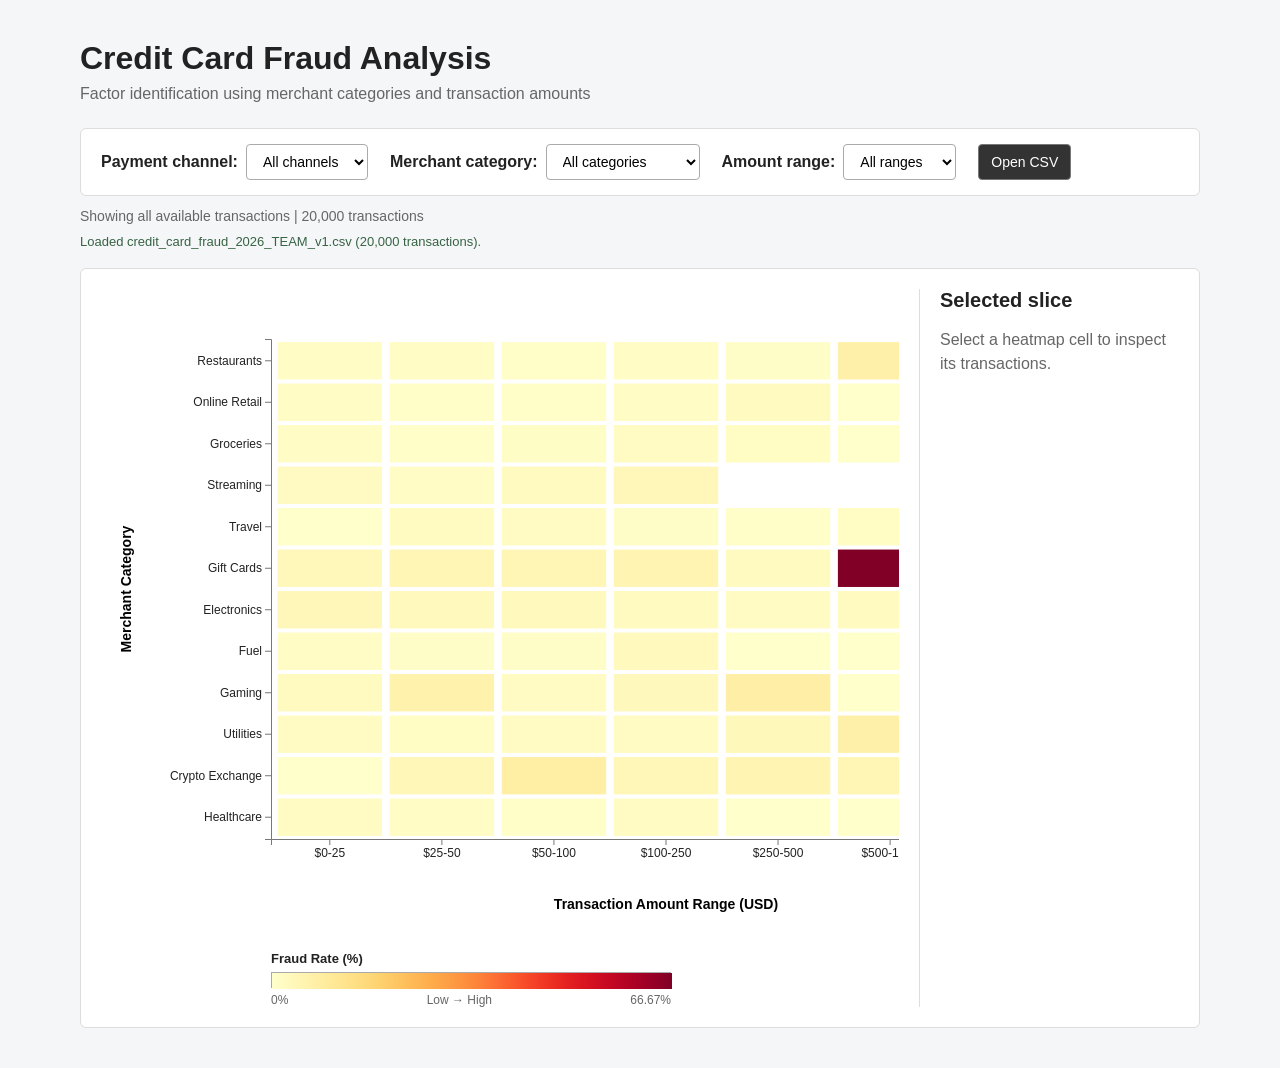
<file: visualizations/heatmap/heatmap.html>
<!DOCTYPE html>
<html lang="en">

<head>
    <meta charset="UTF-8">
    <title>Credit Card Fraud Analysis</title>

    <script src="lib/d3.v5.min.js"></script>
    <link rel="stylesheet" href="heatmap.css">
</head>

<body>

    <div class="page">

        <h1>Credit Card Fraud Analysis</h1>

        <p class="subtitle">
            Factor identification using merchant categories and transaction amounts
        </p>

        <div class="controls">
            <div class="filter-group">
                <label for="channelFilter">
                    Payment channel:
                </label>
                <select id="channelFilter">
                    <option value="All">All channels</option>
                </select>
            </div>

            <div class="filter-group">
                <label for="merchantFilter">Merchant category:</label>
                <select id="merchantFilter">
                    <option value="All">All categories</option>
                </select>
            </div>

            <div class="filter-group">
                <label for="amountFilter">Amount range:</label>
                <select id="amountFilter">
                    <option value="All">All ranges</option>
                </select>
            </div>

            <label class="dataset-upload" for="datasetFile">Open CSV</label>
            <input id="datasetFile" type="file" accept=".csv,text/csv">

            <button id="backButton">
                ← Back to Overview
            </button>
        </div>

        <div id="activeFilter">
            Showing transactions from all payment channels
        </div>

        <div id="dataStatus" role="status" aria-live="polite"></div>

        <div id="zoomInfo"></div>

        <div class="visualization-container">
            <div id="heatmap"></div>

            <aside id="detailPanel" aria-live="polite">
                <h2>Selected slice</h2>
                <p id="selectionPrompt">Select a heatmap cell to inspect its transactions.</p>
                <div id="selectionDetails" hidden>
                    <h3 id="selectedLabel"></h3>
                    <dl class="detail-stats">
                        <div><dt>Total transactions</dt><dd id="selectedTotal"></dd></div>
                        <div><dt>Fraudulent</dt><dd id="selectedFraud"></dd></div>
                        <div><dt>Legitimate</dt><dd id="selectedLegitimate"></dd></div>
                        <div><dt>Fraud rate</dt><dd id="selectedRate"></dd></div>
                        <div><dt>Average amount</dt><dd id="selectedAverage"></dd></div>
                        <div><dt>Median amount</dt><dd id="selectedMedian"></dd></div>
                        <div><dt>Maximum amount</dt><dd id="selectedMaximum"></dd></div>
                    </dl>
                    <button id="openDetail" type="button">Open detailed view</button>
                </div>
            </aside>

            <div class="legend-container">
                <div class="legend-title">
                    Fraud Rate (%)
                </div>
                <div id="legend"></div>
                <div class="legend-labels"></div>
            </div>
        </div>

    </div>

    <div id="tooltip"></div>

    <script src="heatmap.js"></script>

</body>

</html>
</file>
<file: visualizations/heatmap/heatmap.css>
* {
    box-sizing: border-box;
}

body {
    font-family: Arial, Helvetica, sans-serif;
    margin: 0;
    background-color: #f5f6f8;
    color: #222;
}

.page {
    max-width: 1200px;
    margin: auto;
    padding: 40px;
}

h1 {
    margin: 0 0 8px 0;
    font-size: 32px;
}

.subtitle {
    margin-top: 0;
    color: #666;
    font-size: 16px;
}

.controls {
    display: flex;
    align-items: center;
    flex-wrap: wrap;
    gap: 14px 22px;
    margin-top: 25px;
    margin-bottom: 10px;
    padding: 15px 20px;
    background-color: white;
    border: 1px solid #ddd;
    border-radius: 6px;
}

.filter-group {
    display: flex;
    align-items: center;
    gap: 8px;
}

.filter-group label {
    font-weight: bold;
}

.filter-group select {
    padding: 8px 12px;

    font-size: 14px;

    border: 1px solid #aaa;
    border-radius: 4px;

    background-color: white;
}

.dataset-upload {
    display: inline-flex;
    align-items: center;
    min-height: 36px;
    padding: 8px 12px;
    border: 1px solid #777;
    border-radius: 4px;
    background: #333;
    color: white;
    cursor: pointer;
    font-size: 14px;
}

.dataset-upload:hover {
    background: #555;
}

#datasetFile {
    position: absolute;
    width: 1px;
    height: 1px;
    overflow: hidden;
    clip: rect(0, 0, 0, 0);
}

#datasetFile:focus + #backButton {
    outline: 2px solid #245f91;
}

#backButton {
    display: none;

    margin-left: auto;

    padding: 9px 15px;

    font-size: 14px;

    cursor: pointer;

    border: none;
    border-radius: 4px;

    background-color: #333;
    color: white;
}

#backButton:hover {
    background-color: #555;
}

#activeFilter {
    margin: 12px 0 20px 0;

    font-size: 14px;
    color: #666;
}

#dataStatus {
    min-height: 20px;
    margin: -10px 0 14px;
    font-size: 13px;
}

.status-success {
    color: #376344;
}

.status-error {
    color: #a12525;
}

.visualization-container {
    display: grid;
    grid-template-columns: minmax(0, 1fr) 260px;
    align-items: start;
    gap: 20px;
    background-color: white;
    padding: 20px;
    border: 1px solid #ddd;
    border-radius: 6px;
}

#heatmap {
    min-width: 0;
    grid-column: 1;
    grid-row: 1;
    overflow-x: auto;
}

.cell {
    stroke: white;
    stroke-width: 2px;

    transition: stroke-width 0.1s;
}

.cell:hover {
    stroke: #111;
    stroke-width: 3px;

    cursor: pointer;
}

.cell.selected {
    stroke: #111;
    stroke-width: 3px;
}

.empty-state {
    fill: #666;
    font-size: 16px;
}

.axis text {
    font-size: 12px;
}

.axis path,
.axis line {
    stroke: #777;
}

.axis-title {
    font-size: 14px;
    font-weight: bold;
}

.legend-container {
    grid-column: 1;
    grid-row: 2;
    width: min(400px, calc(100% - 170px));
    margin-left: 170px;
    margin-top: -12px;
}

.legend-title {
    font-size: 13px;
    font-weight: bold;

    margin-bottom: 6px;
}

#legend {
    width: min(400px, 100%);
    height: 16px;

    border: 1px solid #aaa;
}

.legend-labels {
    display: flex;
    justify-content: space-between;

    width: min(400px, 100%);

    margin-top: 5px;

    font-size: 12px;
    color: #666;
}

#tooltip {
    position: absolute;

    display: none;

    min-width: 210px;

    padding: 12px 14px;

    background-color: white;

    border: 1px solid #333;
    border-radius: 5px;

    font-size: 13px;
    line-height: 1.6;

    pointer-events: none;

    box-shadow: 0 3px 12px rgba(0, 0, 0, 0.25);

    z-index: 1000;
}

.tooltip-title {
    font-size: 14px;
    font-weight: bold;

    margin-bottom: 6px;
}

#zoomInfo {
    display: none;

    margin: 20px 0;

    padding: 20px;

    background-color: white;

    border: 1px solid #ccc;
    border-radius: 6px;
}

#zoomInfo h2 {
    margin-top: 0;
    margin-bottom: 8px;
}

#zoomInfo .zoom-subtitle {
    color: #666;

    margin-top: 0;
    margin-bottom: 20px;
}

.zoom-stats {
    display: flex;
    flex-wrap: wrap;
    gap: 15px;
}

.stat {
    min-width: 150px;

    padding: 12px;

    background-color: #f5f6f8;

    border-radius: 5px;
}

.stat-value {
    display: block;

    font-size: 22px;
    font-weight: bold;

    margin-bottom: 4px;
}

.stat-label {
    font-size: 12px;
    color: #666;
}

.transaction-point {
    cursor: pointer;
}

.transaction-point:hover {
    stroke: #222;
    stroke-width: 2px;
    opacity: 1;
}

#detailPanel {
    grid-column: 2;
    grid-row: 1 / span 2;
    min-height: 100%;
    padding-left: 20px;
    border-left: 1px solid #ddd;
}

#detailPanel h2 {
    margin: 0 0 16px;
    font-size: 20px;
}

#detailPanel h3 {
    margin: 0 0 14px;
    font-size: 17px;
}

#selectionPrompt {
    color: #666;
    line-height: 1.5;
}

.detail-stats {
    margin: 0;
}

.detail-stats div {
    display: flex;
    justify-content: space-between;
    gap: 12px;
    padding: 9px 0;
    border-bottom: 1px solid #eee;
}

.detail-stats dt {
    color: #555;
}

.detail-stats dd {
    margin: 0;
    font-weight: bold;
    text-align: right;
}

#openDetail {
    margin-top: 16px;
    padding: 9px 12px;
    border: 0;
    border-radius: 4px;
    background: #333;
    color: white;
    cursor: pointer;
}

#openDetail:hover {
    background: #555;
}

@media (max-width: 820px) {
    .page {
        padding: 24px 16px;
    }

    .visualization-container {
        grid-template-columns: minmax(0, 1fr);
    }

    #heatmap,
    #detailPanel,
    .legend-container {
        grid-column: 1;
    }

    #heatmap {
        grid-row: 1;
    }

    #detailPanel {
        grid-row: 2;
        padding: 18px 0 0;
        border-top: 1px solid #ddd;
        border-left: 0;
    }

    .legend-container {
        grid-row: 3;
        margin: 0 0 0 170px;
    }
}

@media (max-width: 560px) {
    .controls {
        align-items: stretch;
        flex-direction: column;
    }

    .filter-group {
        align-items: flex-start;
        flex-direction: column;
    }

    .legend-container {
        margin-left: 0;
        width: 100%;
    }
}
</file>
